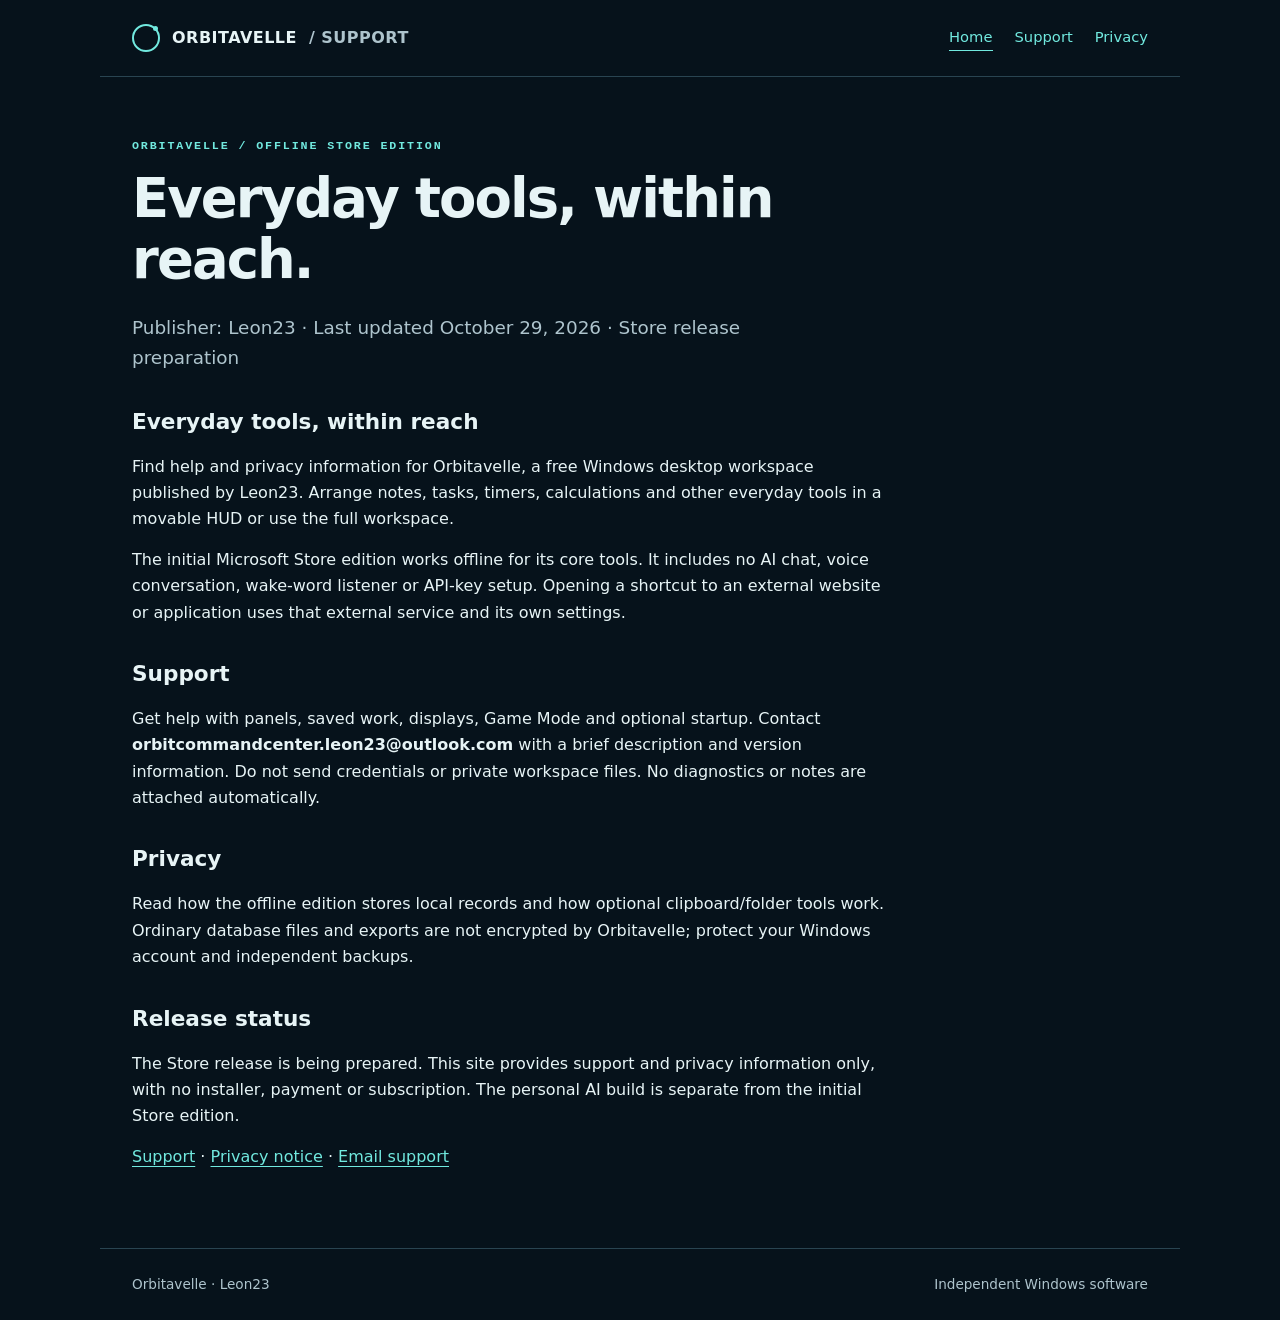
<file: index.html>
<!doctype html><html lang="en"><head><meta charset="utf-8"><meta name="viewport" content="width=device-width,initial-scale=1">
<meta name="description" content="Support and privacy information for the offline Store edition of Orbitavelle.">
<meta http-equiv="Content-Security-Policy" content="default-src 'none'; style-src 'self'; img-src 'self'; base-uri 'none'; form-action 'none'; object-src 'none'">
<meta name="referrer" content="no-referrer"><title>Support home · Orbitavelle</title><link rel="stylesheet" href="style.css"></head>
<body><a class="skip" href="#main">Skip to content</a><header><a class="brand" href="index.html"><span class="orbit" aria-hidden="true"></span>ORBITAVELLE <span class="muted">/ SUPPORT</span></a><nav aria-label="Main navigation"><a href="index.html" aria-current="page">Home</a><a href="support.html">Support</a><a href="privacy.html">Privacy</a></nav></header>
<main id="main"><p class="eyebrow">Orbitavelle / Offline Store edition</p><h1>Everyday tools, within reach.</h1>
<p class="lead">Publisher: Leon23 · Last updated October 29, 2026 · Store release preparation</p><h2>Everyday tools, within reach</h2>
<p>Find help and privacy information for Orbitavelle, a free Windows desktop workspace published by Leon23. Arrange notes, tasks, timers, calculations and other everyday tools in a movable HUD or use the full workspace.</p>
<p>The initial Microsoft Store edition works offline for its core tools. It includes no AI chat, voice conversation, wake-word listener or API-key setup. Opening a shortcut to an external website or application uses that external service and its own settings.</p>
<h2>Support</h2>
<p>Get help with panels, saved work, displays, Game Mode and optional startup. Contact <strong>orbitcommandcenter.leon23@outlook.com</strong> with a brief description and version information. Do not send credentials or private workspace files. No diagnostics or notes are attached automatically.</p>
<h2>Privacy</h2>
<p>Read how the offline edition stores local records and how optional clipboard/folder tools work. Ordinary database files and exports are not encrypted by Orbitavelle; protect your Windows account and independent backups.</p>
<h2>Release status</h2>
<p>The Store release is being prepared. This site provides support and privacy information only, with no installer, payment or subscription. The personal AI build is separate from the initial Store edition.</p>
<p><a href="support.html">Support</a> · <a href="privacy.html">Privacy notice</a> · <a href="mailto:orbitcommandcenter.leon23@outlook.com">Email support</a></p></main>
<footer><span>Orbitavelle · Leon23</span><span>Independent Windows software</span></footer></body></html>
</file>
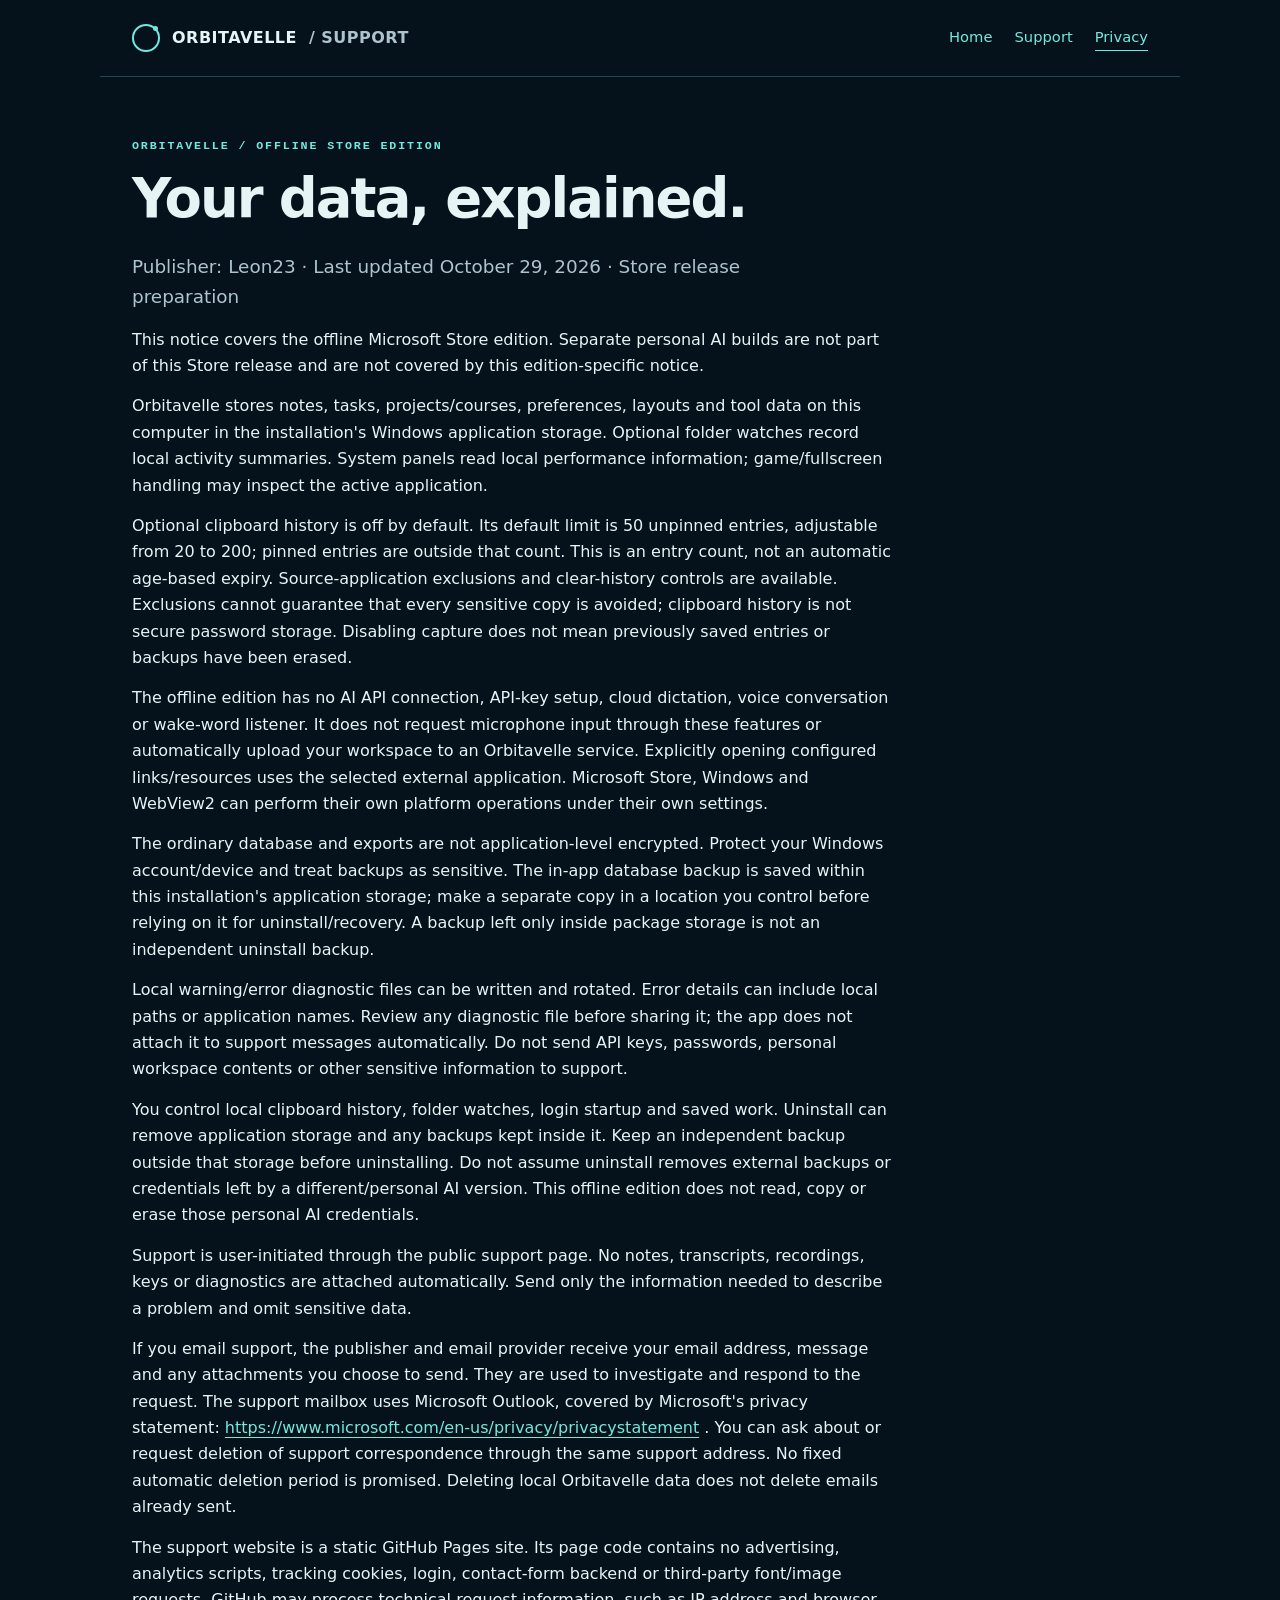
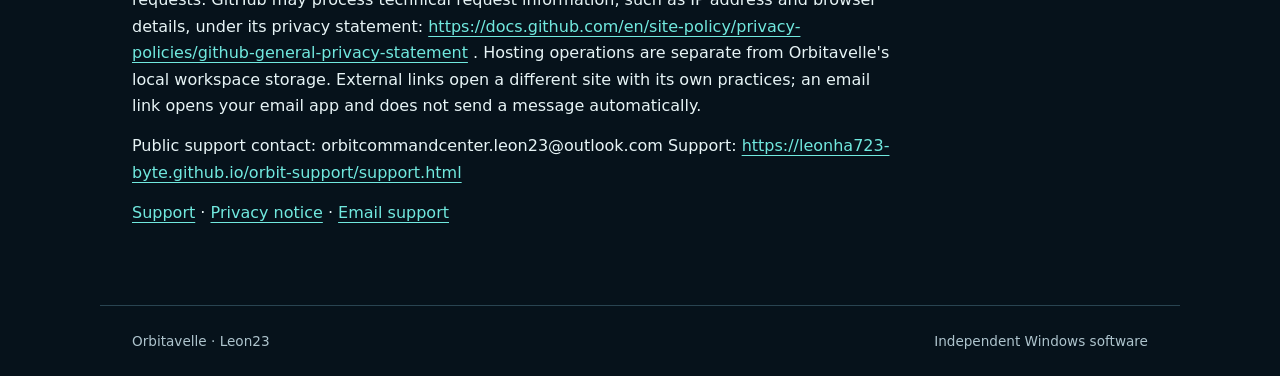
<file: privacy.html>
<!doctype html><html lang="en"><head><meta charset="utf-8"><meta name="viewport" content="width=device-width,initial-scale=1">
<meta name="description" content="Support and privacy information for the offline Store edition of Orbitavelle.">
<meta http-equiv="Content-Security-Policy" content="default-src 'none'; style-src 'self'; img-src 'self'; base-uri 'none'; form-action 'none'; object-src 'none'">
<meta name="referrer" content="no-referrer"><title>Offline privacy notice · Orbitavelle</title><link rel="stylesheet" href="style.css"></head>
<body><a class="skip" href="#main">Skip to content</a><header><a class="brand" href="index.html"><span class="orbit" aria-hidden="true"></span>ORBITAVELLE <span class="muted">/ SUPPORT</span></a><nav aria-label="Main navigation"><a href="index.html">Home</a><a href="support.html">Support</a><a href="privacy.html" aria-current="page">Privacy</a></nav></header>
<main id="main"><p class="eyebrow">Orbitavelle / Offline Store edition</p><h1>Your data, explained.</h1>
<p class="lead">Publisher: Leon23 · Last updated October 29, 2026 · Store release preparation</p><p>This notice covers the offline Microsoft Store edition. Separate personal AI builds are not part of this Store release and are not covered by this edition-specific notice.</p><p>Orbitavelle stores notes, tasks, projects/courses, preferences, layouts and tool data on this computer in the installation&#x27;s Windows application storage. Optional folder watches record local activity summaries. System panels read local performance information; game/fullscreen handling may inspect the active application.</p><p>Optional clipboard history is off by default. Its default limit is 50 unpinned entries, adjustable from 20 to 200; pinned entries are outside that count. This is an entry count, not an automatic age-based expiry. Source-application exclusions and clear-history controls are available. Exclusions cannot guarantee that every sensitive copy is avoided; clipboard history is not secure password storage. Disabling capture does not mean previously saved entries or backups have been erased.</p><p>The offline edition has no AI API connection, API-key setup, cloud dictation, voice conversation or wake-word listener. It does not request microphone input through these features or automatically upload your workspace to an Orbitavelle service. Explicitly opening configured links/resources uses the selected external application. Microsoft Store, Windows and WebView2 can perform their own platform operations under their own settings.</p><p>The ordinary database and exports are not application-level encrypted. Protect your Windows account/device and treat backups as sensitive. The in-app database backup is saved within this installation&#x27;s application storage; make a separate copy in a location you control before relying on it for uninstall/recovery. A backup left only inside package storage is not an independent uninstall backup.</p><p>Local warning/error diagnostic files can be written and rotated. Error details can include local paths or application names. Review any diagnostic file before sharing it; the app does not attach it to support messages automatically. Do not send API keys, passwords, personal workspace contents or other sensitive information to support.</p><p>You control local clipboard history, folder watches, login startup and saved work. Uninstall can remove application storage and any backups kept inside it. Keep an independent backup outside that storage before uninstalling. Do not assume uninstall removes external backups or credentials left by a different/personal AI version. This offline edition does not read, copy or erase those personal AI credentials.</p><p>Support is user-initiated through the public support page. No notes, transcripts, recordings, keys or diagnostics are attached automatically. Send only the information needed to describe a problem and omit sensitive data.</p><p>If you email support, the publisher and email provider receive your email address, message and any attachments you choose to send. They are used to investigate and respond to the request. The support mailbox uses Microsoft Outlook, covered by Microsoft&#x27;s privacy statement: <a href="https://www.microsoft.com/en-us/privacy/privacystatement">https://www.microsoft.com/en-us/privacy/privacystatement</a> . You can ask about or request deletion of support correspondence through the same support address. No fixed automatic deletion period is promised. Deleting local Orbitavelle data does not delete emails already sent.</p><p>The support website is a static GitHub Pages site. Its page code contains no advertising, analytics scripts, tracking cookies, login, contact-form backend or third-party font/image requests. GitHub may process technical request information, such as IP address and browser details, under its privacy statement: <a href="https://docs.github.com/en/site-policy/privacy-policies/github-general-privacy-statement">https://docs.github.com/en/site-policy/privacy-policies/github-general-privacy-statement</a> . Hosting operations are separate from Orbitavelle&#x27;s local workspace storage. External links open a different site with its own practices; an email link opens your email app and does not send a message automatically.</p><p>Public support contact: orbitcommandcenter.leon23@outlook.com Support: <a href="https://leonha723-byte.github.io/orbit-support/support.html">https://leonha723-byte.github.io/orbit-support/support.html</a></p><p><a href="support.html">Support</a> · <a href="privacy.html">Privacy notice</a> · <a href="mailto:orbitcommandcenter.leon23@outlook.com">Email support</a></p></main>
<footer><span>Orbitavelle · Leon23</span><span>Independent Windows software</span></footer></body></html>
</file>
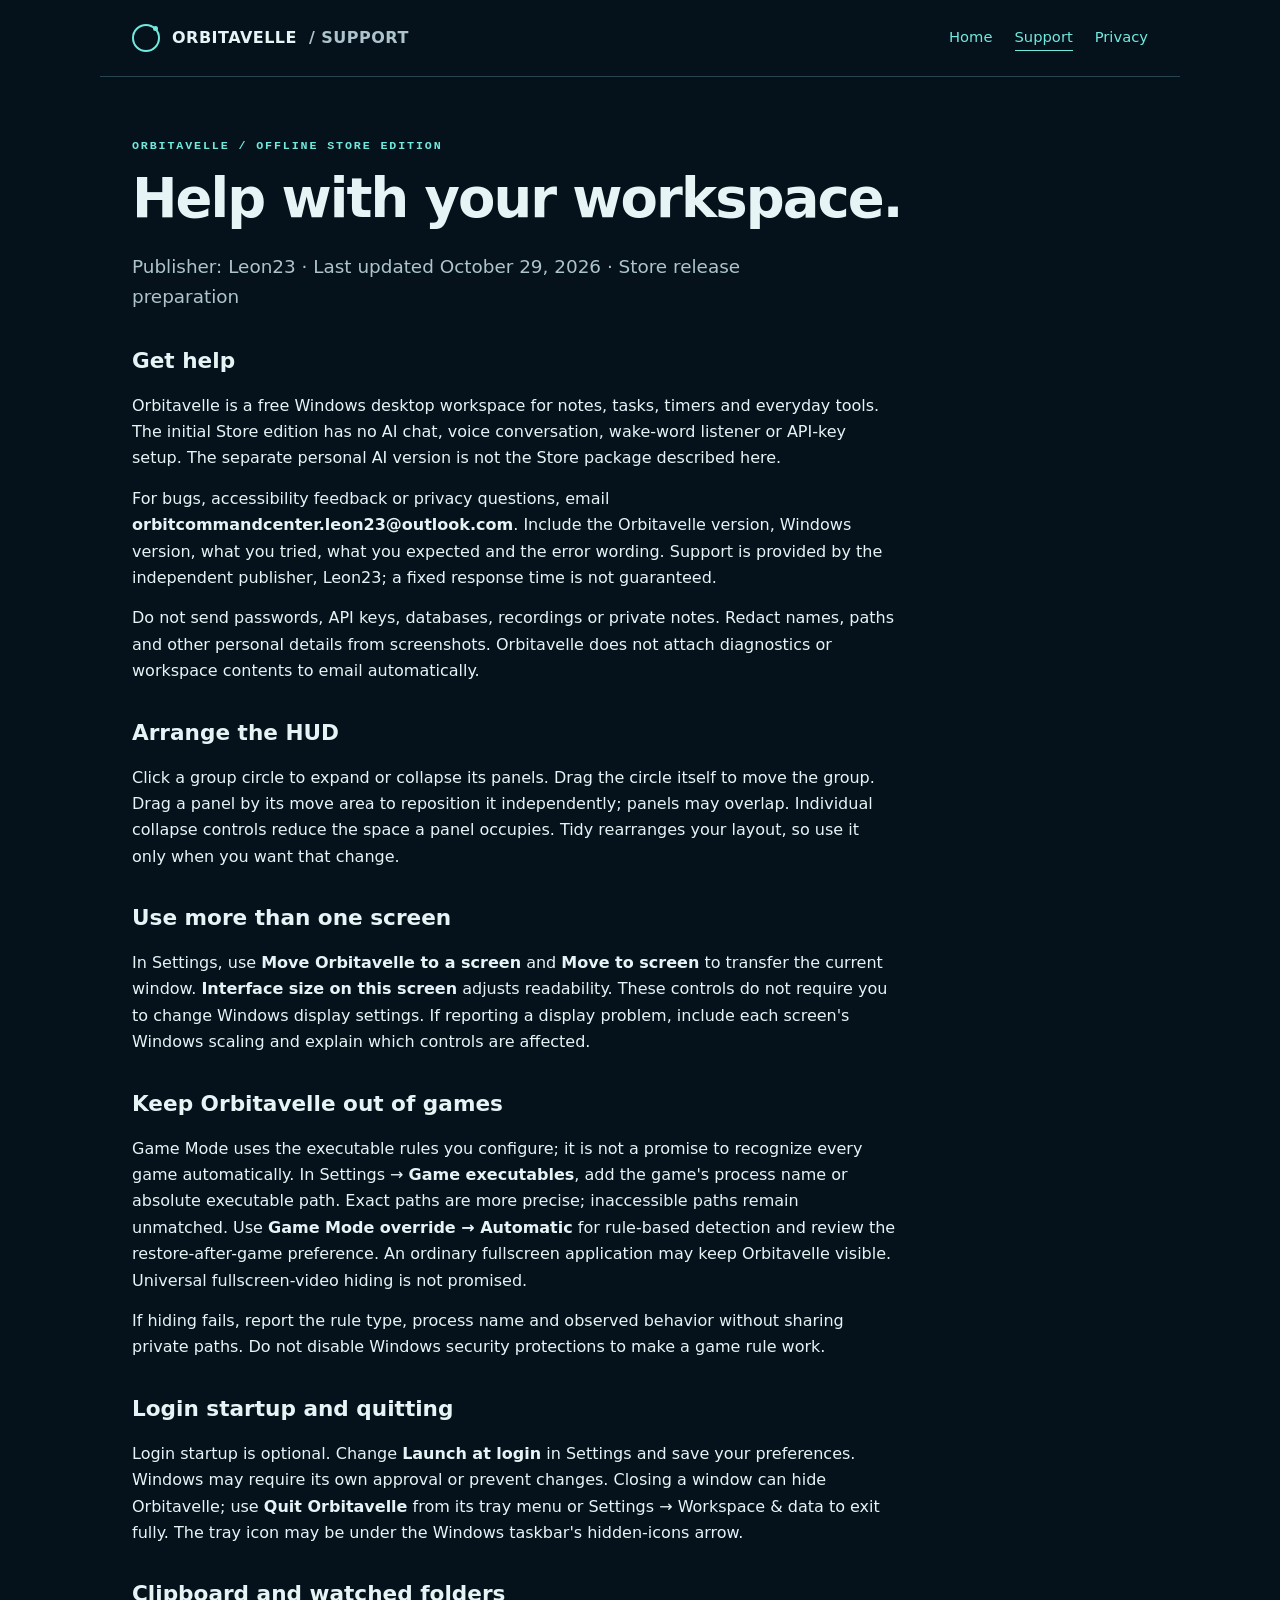
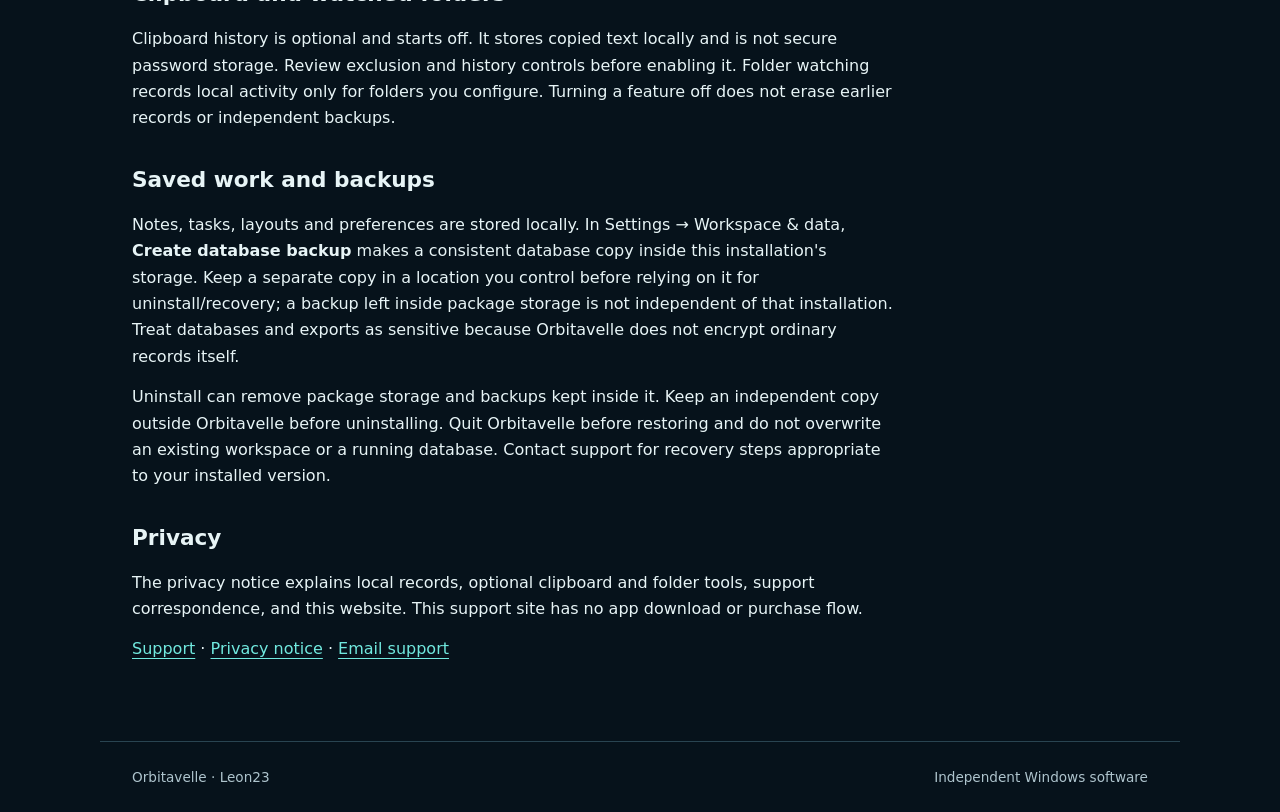
<file: support.html>
<!doctype html><html lang="en"><head><meta charset="utf-8"><meta name="viewport" content="width=device-width,initial-scale=1">
<meta name="description" content="Support and privacy information for the offline Store edition of Orbitavelle.">
<meta http-equiv="Content-Security-Policy" content="default-src 'none'; style-src 'self'; img-src 'self'; base-uri 'none'; form-action 'none'; object-src 'none'">
<meta name="referrer" content="no-referrer"><title>Support · Orbitavelle</title><link rel="stylesheet" href="style.css"></head>
<body><a class="skip" href="#main">Skip to content</a><header><a class="brand" href="index.html"><span class="orbit" aria-hidden="true"></span>ORBITAVELLE <span class="muted">/ SUPPORT</span></a><nav aria-label="Main navigation"><a href="index.html">Home</a><a href="support.html" aria-current="page">Support</a><a href="privacy.html">Privacy</a></nav></header>
<main id="main"><p class="eyebrow">Orbitavelle / Offline Store edition</p><h1>Help with your workspace.</h1>
<p class="lead">Publisher: Leon23 · Last updated October 29, 2026 · Store release preparation</p><h2>Get help</h2>
<p>Orbitavelle is a free Windows desktop workspace for notes, tasks, timers and everyday tools. The initial Store edition has no AI chat, voice conversation, wake-word listener or API-key setup. The separate personal AI version is not the Store package described here.</p>
<p>For bugs, accessibility feedback or privacy questions, email <strong>orbitcommandcenter.leon23@outlook.com</strong>. Include the Orbitavelle version, Windows version, what you tried, what you expected and the error wording. Support is provided by the independent publisher, Leon23; a fixed response time is not guaranteed.</p>
<p>Do not send passwords, API keys, databases, recordings or private notes. Redact names, paths and other personal details from screenshots. Orbitavelle does not attach diagnostics or workspace contents to email automatically.</p>
<h2>Arrange the HUD</h2>
<p>Click a group circle to expand or collapse its panels. Drag the circle itself to move the group. Drag a panel by its move area to reposition it independently; panels may overlap. Individual collapse controls reduce the space a panel occupies. Tidy rearranges your layout, so use it only when you want that change.</p>
<h2>Use more than one screen</h2>
<p>In Settings, use <strong>Move Orbitavelle to a screen</strong> and <strong>Move to screen</strong> to transfer the current window. <strong>Interface size on this screen</strong> adjusts readability. These controls do not require you to change Windows display settings. If reporting a display problem, include each screen&#x27;s Windows scaling and explain which controls are affected.</p>
<h2>Keep Orbitavelle out of games</h2>
<p>Game Mode uses the executable rules you configure; it is not a promise to recognize every game automatically. In Settings → <strong>Game executables</strong>, add the game&#x27;s process name or absolute executable path. Exact paths are more precise; inaccessible paths remain unmatched. Use <strong>Game Mode override → Automatic</strong> for rule-based detection and review the restore-after-game preference. An ordinary fullscreen application may keep Orbitavelle visible. Universal fullscreen-video hiding is not promised.</p>
<p>If hiding fails, report the rule type, process name and observed behavior without sharing private paths. Do not disable Windows security protections to make a game rule work.</p>
<h2>Login startup and quitting</h2>
<p>Login startup is optional. Change <strong>Launch at login</strong> in Settings and save your preferences. Windows may require its own approval or prevent changes. Closing a window can hide Orbitavelle; use <strong>Quit Orbitavelle</strong> from its tray menu or Settings → Workspace &amp; data to exit fully. The tray icon may be under the Windows taskbar&#x27;s hidden-icons arrow.</p>
<h2>Clipboard and watched folders</h2>
<p>Clipboard history is optional and starts off. It stores copied text locally and is not secure password storage. Review exclusion and history controls before enabling it. Folder watching records local activity only for folders you configure. Turning a feature off does not erase earlier records or independent backups.</p>
<h2>Saved work and backups</h2>
<p>Notes, tasks, layouts and preferences are stored locally. In Settings → Workspace &amp; data, <strong>Create database backup</strong> makes a consistent database copy inside this installation&#x27;s storage. Keep a separate copy in a location you control before relying on it for uninstall/recovery; a backup left inside package storage is not independent of that installation. Treat databases and exports as sensitive because Orbitavelle does not encrypt ordinary records itself.</p>
<p>Uninstall can remove package storage and backups kept inside it. Keep an independent copy outside Orbitavelle before uninstalling. Quit Orbitavelle before restoring and do not overwrite an existing workspace or a running database. Contact support for recovery steps appropriate to your installed version.</p>
<h2>Privacy</h2>
<p>The privacy notice explains local records, optional clipboard and folder tools, support correspondence, and this website. This support site has no app download or purchase flow.</p>
<p><a href="support.html">Support</a> · <a href="privacy.html">Privacy notice</a> · <a href="mailto:orbitcommandcenter.leon23@outlook.com">Email support</a></p></main>
<footer><span>Orbitavelle · Leon23</span><span>Independent Windows software</span></footer></body></html>
</file>
<file: style.css>
:root{color-scheme:dark;--bg:#06121b;--surface:#0d202b;--ink:#e7f4f6;--muted:#aec4cd;--line:#294451;--accent:#71e9df;font-family:system-ui,-apple-system,"Segoe UI",sans-serif;line-height:1.65}*{box-sizing:border-box}body{margin:0;background:var(--bg);color:var(--ink)}a{color:var(--accent);text-underline-offset:.22em}a:hover{color:#fff}a:focus-visible,summary:focus-visible{outline:2px solid var(--accent);outline-offset:5px}header,main,footer{max-width:1080px;margin:auto;padding:24px 32px}header{display:flex;align-items:center;justify-content:space-between;gap:24px;border-bottom:1px solid var(--line)}.brand{display:flex;align-items:center;gap:12px;text-decoration:none;color:var(--ink);font-weight:650;letter-spacing:.03em}.orbit{display:inline-block;width:28px;height:28px;border:2px solid var(--accent);border-radius:50%;position:relative}.orbit:after{content:"";position:absolute;width:5px;height:5px;border-radius:50%;background:var(--accent);right:0;top:0}nav{display:flex;gap:22px;font-size:.92rem}nav a{text-decoration:none}nav a[aria-current=page]{border-bottom:1px solid var(--accent)}main{padding-top:48px;padding-bottom:64px;min-height:75vh}.eyebrow{text-transform:uppercase;font:600 .73rem ui-monospace,monospace;letter-spacing:.16em;color:var(--accent)}h1{font-weight:600;font-size:clamp(2rem,5vw,3.4rem);line-height:1.12;letter-spacing:-.035em;margin:16px 0 22px;max-width:800px}h2{font-weight:600;font-size:1.35rem;line-height:1.3;margin-top:34px}h3{font-size:1rem}p,li{max-width:75ch}p{margin:14px 0}.lead{font-size:1.15rem;color:var(--muted);max-width:680px}.notice{border-left:3px solid var(--accent);padding:12px 18px;background:var(--surface);font-size:.94rem;margin:26px 0;max-width:800px}.muted,small{color:var(--muted)}.cards{display:grid;grid-template-columns:1fr 1fr;gap:20px;margin:34px 0}.card{border:1px solid var(--line);padding:24px;background:var(--surface)}.card h2{margin-top:0}.button{display:inline-block;padding:10px 18px;border:1px solid var(--accent);text-decoration:none;border-radius:3px;margin-top:8px;font-weight:600}.button:hover{background:#143744}details{border-top:1px solid var(--line);padding:18px 0;max-width:800px}summary{cursor:pointer;font-weight:600}details p{padding-left:20px}footer{border-top:1px solid var(--line);font-size:.85rem;color:var(--muted);display:flex;flex-wrap:wrap;justify-content:space-between;gap:12px}.skip{position:absolute;left:10px;top:-100px;padding:8px;background:var(--surface)}.skip:focus{top:10px}ul,ol{padding-left:24px}.contents{display:flex;flex-wrap:wrap;gap:10px 22px;max-width:800px;padding:18px 0;border-block:1px solid var(--line);margin:30px 0;font-size:.9rem}.article{max-width:800px}.contact-pending{color:#ffdc9b}code{overflow-wrap:anywhere}strong{font-weight:650}@media(max-width:650px){header,main,footer{padding-left:22px;padding-right:22px}header{align-items:flex-start;flex-direction:column;gap:16px}nav{gap:22px}.cards{grid-template-columns:1fr}main{padding-top:32px}.brand{font-size:.95rem}}
</file>
